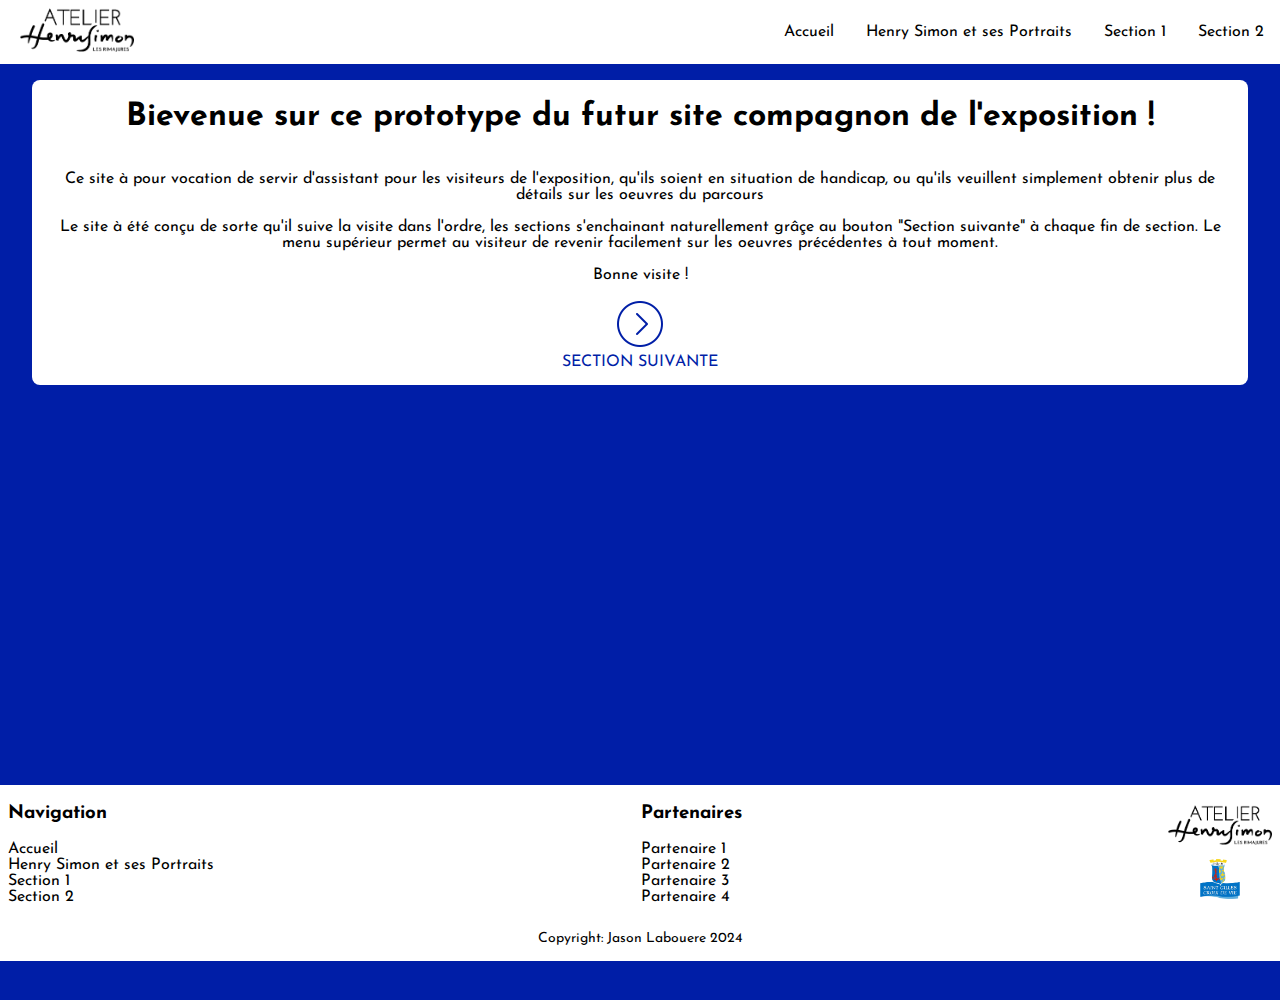
<file: index.html>
<!doctype html>
<html lang="fr">
<head>
    <meta charset="UTF-8">
    <meta name="viewport"
          content="width=device-width, user-scalable=no, initial-scale=1.0, maximum-scale=1.0, minimum-scale=1.0">
    <meta http-equiv="X-UA-Compatible" content="ie=edge">
    <link rel="stylesheet" href="styles/general.css">
    <link rel="stylesheet" href="styles/header.css">
    <link rel="stylesheet" href="styles/accueil.css">
    <link rel="stylesheet" href="styles/footer.css">
    <script src="script.js" defer></script>
    <title>Atelier Henry Simon -Les Rimajures-</title>
</head>
<body>
<header class="header">
    <nav class="navbar">
        <div class="logo">
            <a href="index.html"><img src="images/LOGO-AtelierHS_noir-ss-peinture.png" alt="logo atelier henry simon" class="logo-picture"></a>
        </div>
        <a href="#" class="toggle-button">
            <span class="bar"></span>
            <span class="bar"></span>
            <span class="bar"></span>
        </a>
        <div class="navbar-links">
            <ul>
                <li><a href="index.html">Accueil</a></li>
                <li><a href="description.html">Henry Simon et ses Portraits</a></li>
                <li><a href="section1.html">Section 1</a></li>
                <li><a href="section2.html">Section 2</a></li>
            </ul>
        </div>
    </nav>
</header>
<main class="main-view">
    <section class="message-bienvenue">
        <h1>Bievenue sur ce prototype du futur site compagnon de l'exposition !</h1>
        <div class="paragraphe-bienvenue">
            <p>
                Ce site à pour vocation de servir d'assistant pour les visiteurs de l'exposition,
                qu'ils soient en situation de handicap, ou qu'ils veuillent simplement obtenir plus de détails sur
                les oeuvres du parcours
            </p>
            <p>
                Le site à été conçu de sorte qu'il suive la visite dans l'ordre, les sections s'enchainant
                naturellement grâçe au bouton "Section suivante" à chaque fin de section. Le menu supérieur
                permet au visiteur de revenir facilement sur les oeuvres précédentes à tout moment.
            </p>
            <p>
                Bonne visite !
            </p>
        </div>
        <div>
            <a href="description.html" class="suivant">
                <img src="icons/icons8-arrow-50.png" alt="Page Suivante">
                SECTION SUIVANTE
            </a>
        </div>
    </section>
</main>
<footer class="footer">
    <div class="main-menus">
        <div class="navigation">
            <h3>Navigation</h3>
            <ul>
                <li><a href="index.html">Accueil</a></li>
                <li><a href="description.html">Henry Simon et ses Portraits</a></li>
                <li><a href="section1.html">Section 1</a></li>
                <li><a href="section2.html">Section 2</a></li>
            </ul>
        </div>
        <div class="partenaires">
            <h3>Partenaires</h3>
            <ul>
                <li>Partenaire 1</li>
                <li>Partenaire 2</li>
                <li>Partenaire 3</li>
                <li>Partenaire 4</li>
            </ul>
        </div>
        <div class="images">
            <a href="https://www.saintgillescroixdevie.fr/listes/atelier-henry-simon-les-rimajures/"><img src="images/LOGO-AtelierHS_noir-ss-peinture.png" alt="Logo atelier henry simon" class="logo-henry"></a>
            <a href="https://www.saintgillescroixdevie.fr/"><img src="images/Logotype_de_Saint-Gilles-Croix-de-Vie.png" alt="logo saint gilles croix de vie" class="logo-st-gilles"></a>
        </div>
    </div>
    <div class="copyright">
        <a href="https://www.linkedin.com/in/jason-labouere/">Copyright: Jason Labouere 2024</a>
    </div>
</footer>
</body>
</html>
</file>
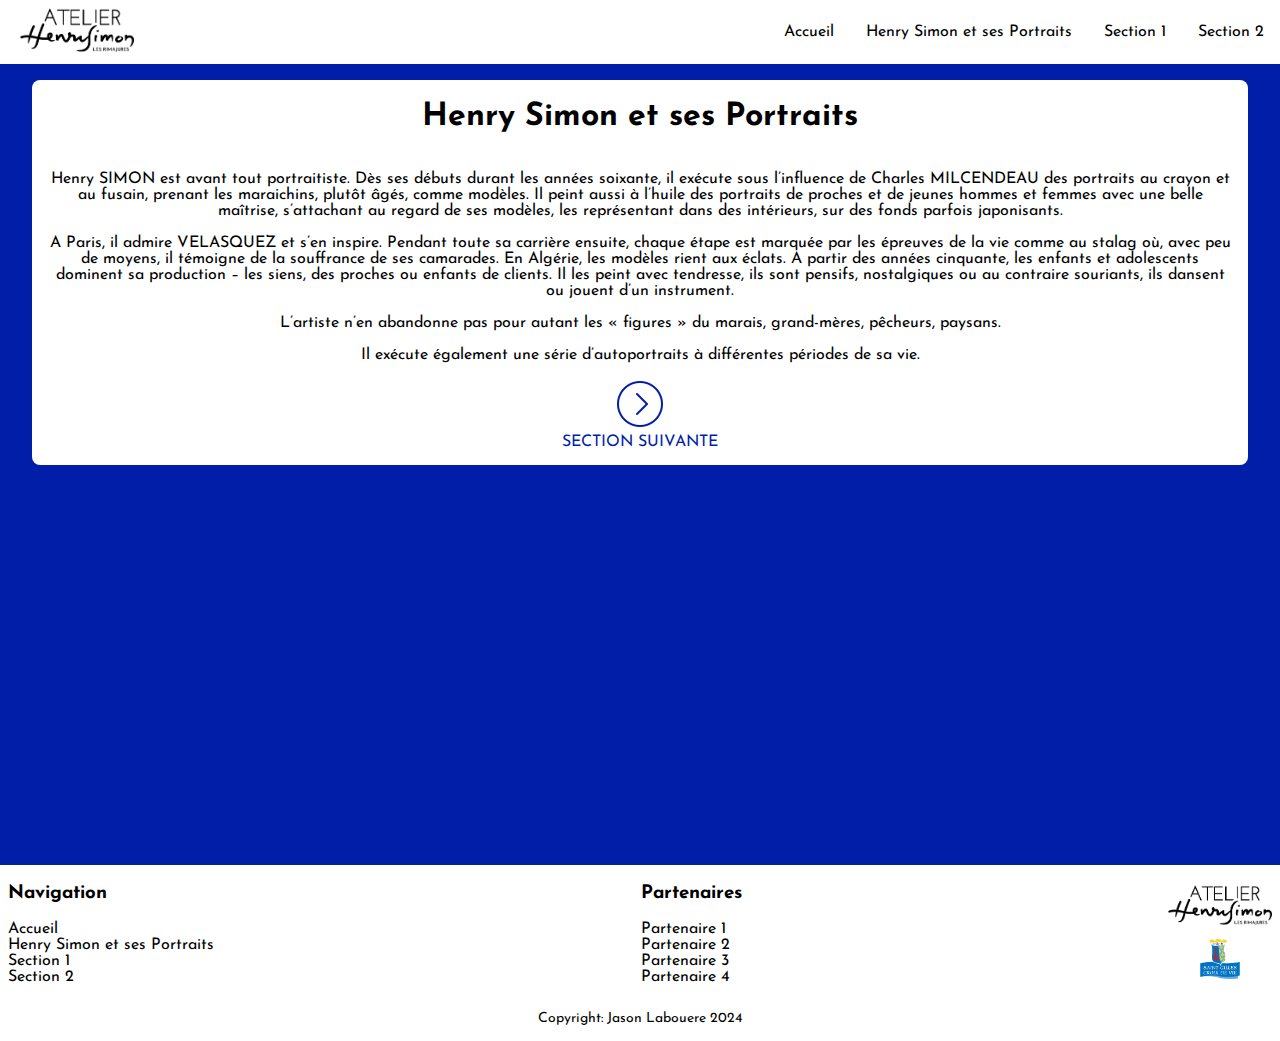
<file: description.html>
<!doctype html>
<html lang="fr">
<head>
    <meta charset="UTF-8">
    <meta name="viewport"
          content="width=device-width, user-scalable=no, initial-scale=1.0, maximum-scale=1.0, minimum-scale=1.0">
    <meta http-equiv="X-UA-Compatible" content="ie=edge">
    <link rel="stylesheet" href="styles/general.css">
    <link rel="stylesheet" href="styles/header.css">
    <link rel="stylesheet" href="styles/accueil.css">
    <link rel="stylesheet" href="styles/footer.css">
    <script src="script.js" defer></script>
    <title>Description</title>
</head>
<body>
<header class="header">
    <nav class="navbar">
        <div class="logo">
            <a href="index.html"><img src="images/LOGO-AtelierHS_noir-ss-peinture.png" alt="logo atelier henry simon" class="logo-picture"></a>
        </div>
        <a href="#" class="toggle-button">
            <span class="bar"></span>
            <span class="bar"></span>
            <span class="bar"></span>
        </a>
        <div class="navbar-links">
            <ul>
                <li><a href="index.html">Accueil</a></li>
                <li><a href="description.html">Henry Simon et ses Portraits</a></li>
                <li><a href="section1.html">Section 1</a></li>
                <li><a href="section2.html">Section 2</a></li>
            </ul>
        </div>
    </nav>
</header>
<main class="main-view">
    <section class="message-bienvenue">
        <h1>Henry Simon et ses Portraits</h1>
        <div class="paragraphe-bienvenue">
            <p>
                Henry SIMON est avant tout portraitiste. Dès ses débuts durant les années soixante,
                il exécute sous l’influence de Charles MILCENDEAU des portraits au crayon et au fusain,
                prenant les maraichins, plutôt âgés, comme modèles. Il peint aussi à l’huile des portraits de proches et de
                jeunes hommes et femmes avec une belle maîtrise, s’attachant au regard de ses modèles,
                les représentant dans des intérieurs, sur des fonds parfois japonisants.
            </p>
            <p>
                A Paris, il admire VELASQUEZ et s’en inspire. Pendant toute sa carrière ensuite,
                chaque étape est marquée par les épreuves de la vie comme au stalag où, avec peu de moyens,
                il témoigne de la souffrance de ses camarades. En Algérie, les modèles rient aux éclats.
                A partir des années cinquante, les enfants et adolescents dominent sa production – les siens,
                des proches ou enfants de clients. Il les peint avec tendresse, ils sont pensifs, nostalgiques ou
                au contraire souriants, ils dansent ou jouent d’un instrument.
            </p>
            <p>
                L’artiste n’en abandonne pas pour autant les « figures » du marais, grand-mères, pêcheurs, paysans.
            </p>
            <p>
                Il exécute également une série d’autoportraits à différentes périodes de sa vie.
            </p>
        </div>
        <div>
            <a href="section1.html" class="suivant">
                <img src="icons/icons8-arrow-50.png" alt="Page Suivante">
                SECTION SUIVANTE
            </a>
        </div>
    </section>
</main>
<footer class="footer">
    <div class="main-menus">
        <div class="navigation">
            <h3>Navigation</h3>
            <ul>
                <li><a href="index.html">Accueil</a></li>
                <li><a href="description.html">Henry Simon et ses Portraits</a></li>
                <li><a href="section1.html">Section 1</a></li>
                <li><a href="section2.html">Section 2</a></li>
            </ul>
        </div>
        <div class="partenaires">
            <h3>Partenaires</h3>
            <ul>
                <li>Partenaire 1</li>
                <li>Partenaire 2</li>
                <li>Partenaire 3</li>
                <li>Partenaire 4</li>
            </ul>
        </div>
        <div class="images">
            <a href="https://www.saintgillescroixdevie.fr/listes/atelier-henry-simon-les-rimajures/"><img src="images/LOGO-AtelierHS_noir-ss-peinture.png" alt="Logo atelier henry simon" class="logo-henry"></a>
            <a href="https://www.saintgillescroixdevie.fr/"><img src="images/Logotype_de_Saint-Gilles-Croix-de-Vie.png" alt="logo saint gilles croix de vie" class="logo-st-gilles"></a>
        </div>
    </div>
    <div class="copyright">
        <a href="https://www.linkedin.com/in/jason-labouere/">Copyright: Jason Labouere 2024</a>
    </div>
</footer>
</body>
</html>
</file>
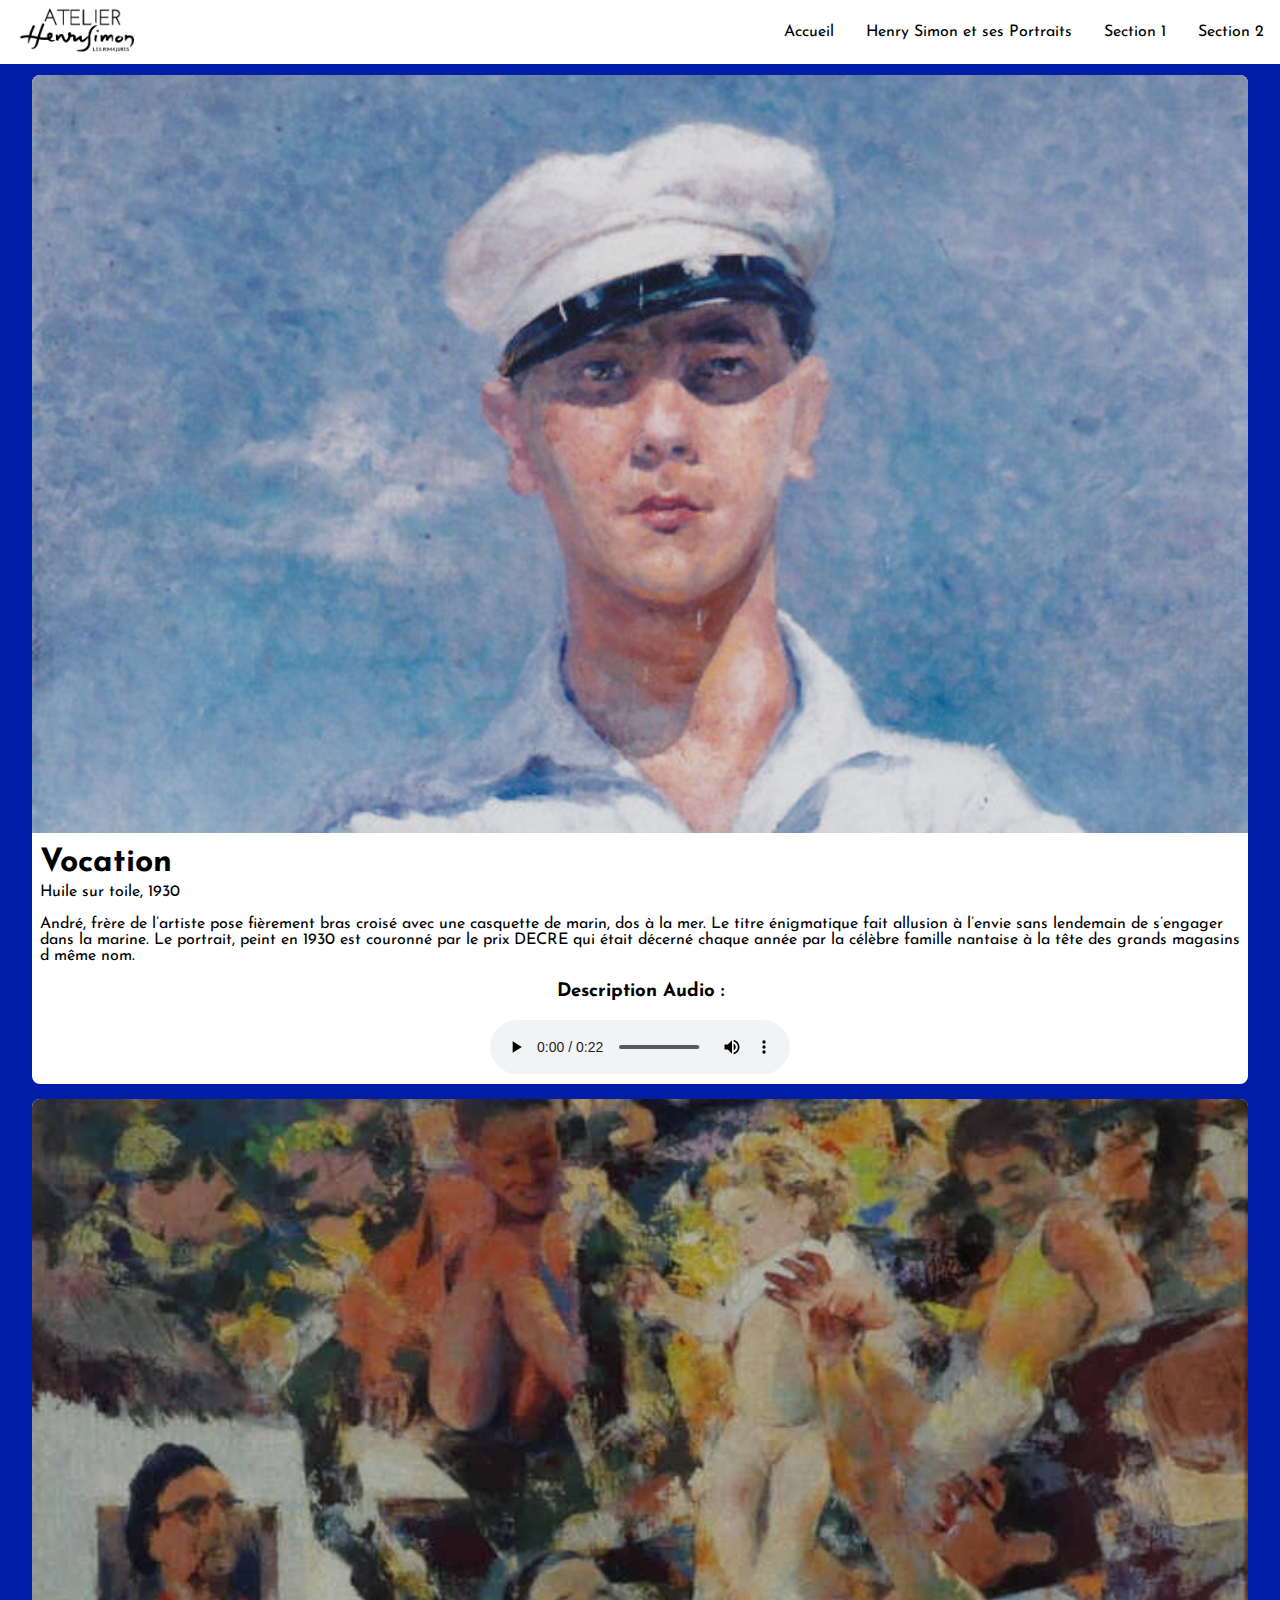
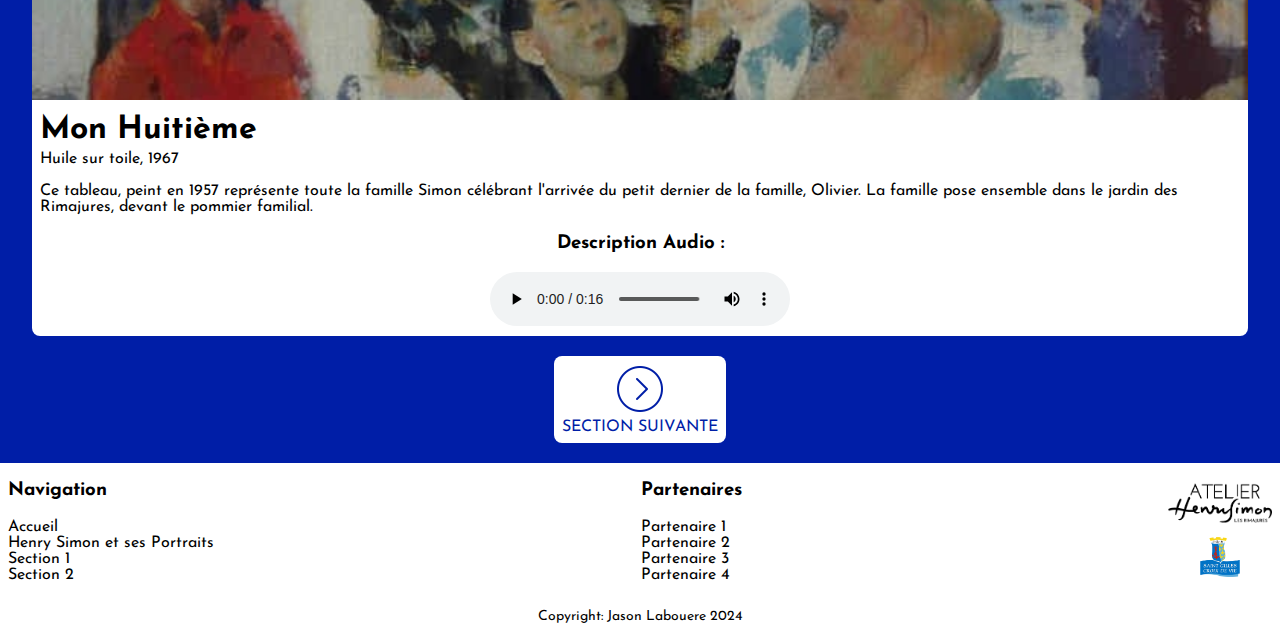
<file: section1.html>
<!doctype html>
<html lang="fr">
<head>
    <meta charset="UTF-8">
    <meta name="viewport"
          content="width=device-width, user-scalable=no, initial-scale=1.0, maximum-scale=1.0, minimum-scale=1.0">
    <meta http-equiv="X-UA-Compatible" content="ie=edge">
    <link rel="stylesheet" href="styles/general.css">
    <link rel="stylesheet" href="styles/header.css">
    <link rel="stylesheet" href="styles/portraits.css">
    <link rel="stylesheet" href="styles/footer.css">
    <script src="script.js" defer></script>
    <title>Section 1</title>
</head>
<body>
<header class="header">
    <nav class="navbar">
        <div class="logo">
            <a href="index.html"><img src="images/LOGO-AtelierHS_noir-ss-peinture.png" alt="logo atelier henry simon" class="logo-picture"></a>
        </div>
        <a href="#" class="toggle-button">
            <span class="bar"></span>
            <span class="bar"></span>
            <span class="bar"></span>
        </a>
        <div class="navbar-links">
            <ul>
                <li><a href="index.html">Accueil</a></li>
                <li><a href="description.html">Henry Simon et ses Portraits</a></li>
                <li><a href="section1.html">Section 1</a></li>
                <li><a href="section2.html">Section 2</a></li>
            </ul>
        </div>
    </nav>
</header>

<main class="main-view">
    <section class="portrait-section">
        <div class="portrait-container">
            <img src="images/Vocation%20-%2000800.jpg" alt="Tableau Vocation de Henry Simon" class="tableau">
        </div>
        <div class="portrait-details">
            <h2 class="portrait-name">Vocation</h2>
            <p class="portrait-specs">
                Huile sur toile, 1930
            </p>
            <p class="portrait-description">
                André,  frère de l’artiste pose fièrement bras croisé avec une casquette de marin,
                dos à la mer. Le titre énigmatique fait allusion à l’envie sans lendemain de s’engager dans la marine.
                Le portrait, peint en 1930 est couronné par le prix DECRE qui était décerné chaque année par la célèbre famille nantaise
                à la tête des grands magasins d même nom.
            </p>
        </div>
        <div class="audio-description">
            <h3 class="audio-text">Description Audio :</h3>
            <audio controls>
                <source src="audio/Vocation.mp3" type="audio/mpeg">
            </audio>
        </div>
    </section>

    <section class="portrait-section">
        <div class="portrait-container">
            <img src="images/Huitieme.jpg" alt="Tableau Mon Huitième de Henry Simon" class="tableau">
        </div>
        <div class="portrait-details">
            <h2 class="portrait-name">Mon Huitième</h2>
            <p class="portrait-specs">
                Huile sur toile, 1967
            </p>
            <p class="portrait-description">
                Ce tableau, peint en 1957 représente toute la famille Simon célébrant l'arrivée
                du petit dernier de la famille, Olivier. La famille pose ensemble dans le jardin des Rimajures,
                devant le pommier familial.
            </p>
        </div>
        <div class="audio-description">
            <h3 class="audio-text">Description Audio :</h3>
            <audio controls>
                <source src="audio/Mon_huitieme.mp3" type="audio/mpeg">
            </audio>
        </div>
    </section>

    <div class="suivant-div">
        <a href="section2.html" class="suivant">
            <img src="icons/icons8-arrow-50.png" alt="Page Suivante">
            SECTION SUIVANTE
        </a>
    </div>
</main>
<footer class="footer">
    <div class="main-menus">
        <div class="navigation">
            <h3>Navigation</h3>
            <ul>
                <li><a href="index.html">Accueil</a></li>
                <li><a href="description.html">Henry Simon et ses Portraits</a></li>
                <li><a href="section1.html">Section 1</a></li>
                <li><a href="section2.html">Section 2</a></li>
            </ul>
        </div>
        <div class="partenaires">
            <h3>Partenaires</h3>
            <ul>
                <li>Partenaire 1</li>
                <li>Partenaire 2</li>
                <li>Partenaire 3</li>
                <li>Partenaire 4</li>
            </ul>
        </div>
        <div class="images">
            <a href="https://www.saintgillescroixdevie.fr/listes/atelier-henry-simon-les-rimajures/"><img src="images/LOGO-AtelierHS_noir-ss-peinture.png" alt="Logo atelier henry simon" class="logo-henry"></a>
            <a href="https://www.saintgillescroixdevie.fr/"><img src="images/Logotype_de_Saint-Gilles-Croix-de-Vie.png" alt="logo saint gilles croix de vie" class="logo-st-gilles"></a>
        </div>
    </div>
    <div class="copyright">
        <a href="https://www.linkedin.com/in/jason-labouere/">Copyright: Jason Labouere 2024</a>
    </div>
</footer>
</body>
</html>
</file>
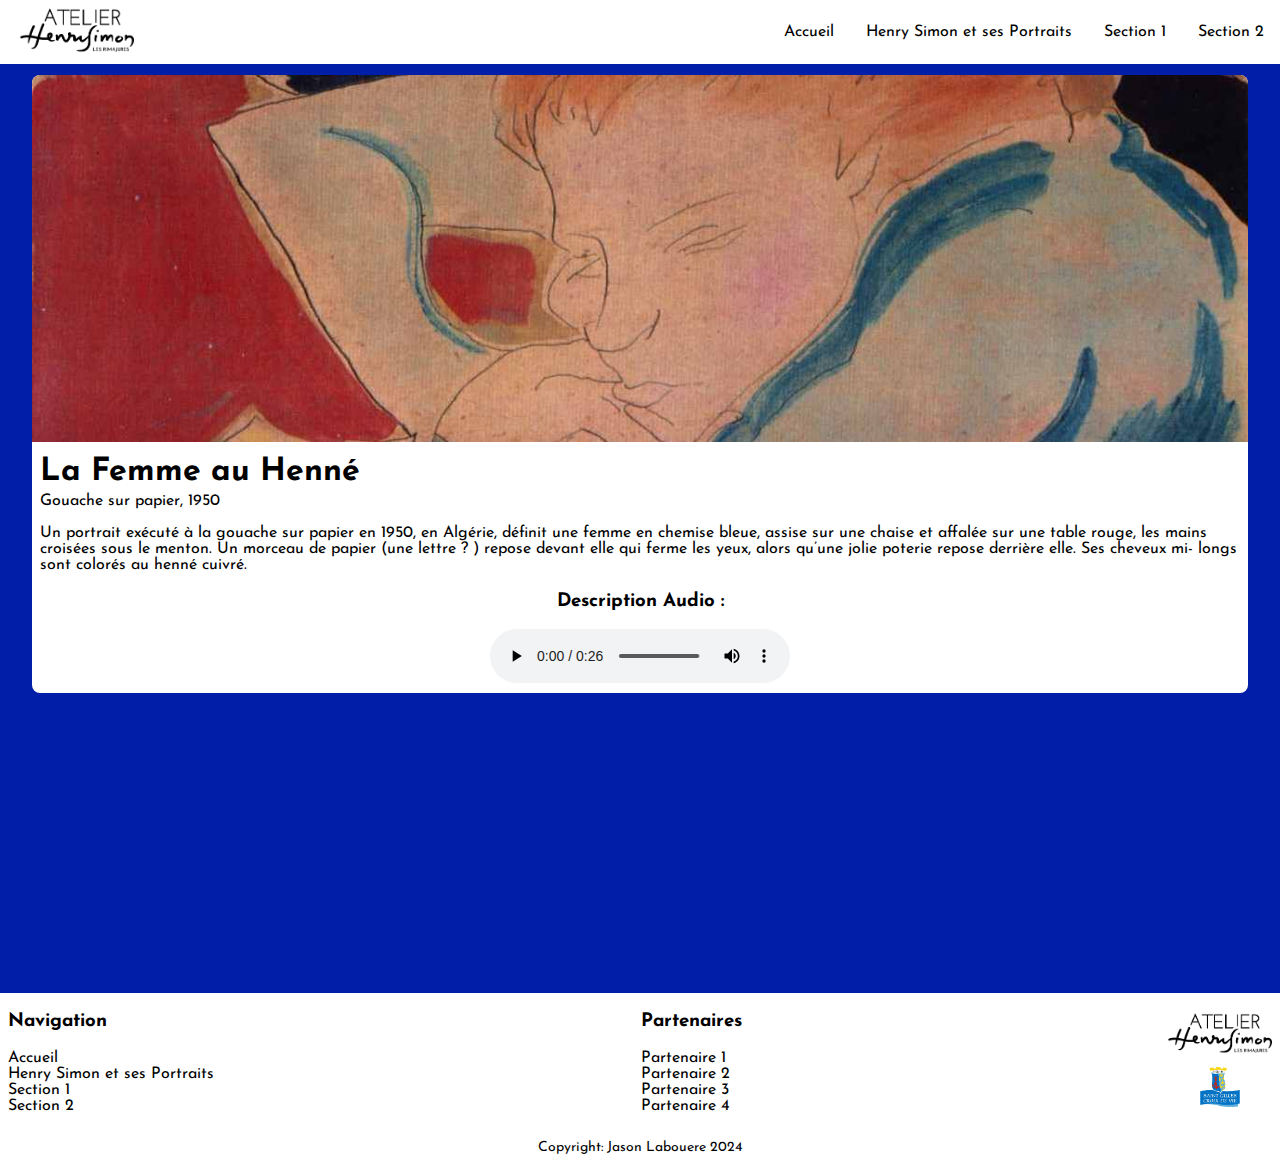
<file: section2.html>
<!doctype html>
<html lang="fr">
<head>
    <meta charset="UTF-8">
    <meta name="viewport"
          content="width=device-width, user-scalable=no, initial-scale=1.0, maximum-scale=1.0, minimum-scale=1.0">
    <meta http-equiv="X-UA-Compatible" content="ie=edge">
    <link rel="stylesheet" href="styles/general.css">
    <link rel="stylesheet" href="styles/header.css">
    <link rel="stylesheet" href="styles/portraits.css">
    <link rel="stylesheet" href="styles/footer.css">
    <link rel="stylesheet" href="styles/patch.css">
    <script src="script.js" defer></script>
    <title>Section 2</title>
</head>
<body>
<header class="header">
    <nav class="navbar">
        <div class="logo">
            <a href="index.html"><img src="images/LOGO-AtelierHS_noir-ss-peinture.png" alt="logo atelier henry simon" class="logo-picture"></a>
        </div>
        <a href="#" class="toggle-button">
            <span class="bar"></span>
            <span class="bar"></span>
            <span class="bar"></span>
        </a>
        <div class="navbar-links">
            <ul>
                <li><a href="index.html">Accueil</a></li>
                <li><a href="description.html">Henry Simon et ses Portraits</a></li>
                <li><a href="section1.html">Section 1</a></li>
                <li><a href="section2.html">Section 2</a></li>
            </ul>
        </div>
    </nav>
</header>
<main class="main-view">
    <section class="portrait-section">
        <div class="portrait-container">
            <img src="images/La%20femme%20au%20henné%20-%2000153.jpg" alt="Tableau Le Femme au Henné de Henry Simon" class="tableau">
        </div>
        <div class="portrait-details">
            <h2 class="portrait-name">La Femme au Henné</h2>
            <p class="portrait-specs">
                Gouache sur papier, 1950
            </p>
            <p class="portrait-description">
                Un portrait exécuté à la gouache sur papier en 1950, en Algérie,
                définit une femme en chemise bleue, assise sur une chaise et affalée sur une table rouge,
                les mains croisées sous le menton. Un morceau de papier (une lettre ? ) repose devant elle qui ferme les yeux,
                alors qu’une jolie poterie repose derrière elle. Ses cheveux mi- longs sont colorés au henné cuivré.
            </p>
        </div>
        <div class="audio-description">
            <h3 class="audio-text">Description Audio :</h3>
            <audio controls>
                <source src="audio/La_femme_au_henne.mp3" type="audio/mpeg">
            </audio>
        </div>
    </section>
</main>
<footer class="footer">
    <div class="main-menus">
        <div class="navigation">
            <h3>Navigation</h3>
            <ul>
                <li><a href="index.html">Accueil</a></li>
                <li><a href="description.html">Henry Simon et ses Portraits</a></li>
                <li><a href="section1.html">Section 1</a></li>
                <li><a href="section2.html">Section 2</a></li>
            </ul>
        </div>
        <div class="partenaires">
            <h3>Partenaires</h3>
            <ul>
                <li>Partenaire 1</li>
                <li>Partenaire 2</li>
                <li>Partenaire 3</li>
                <li>Partenaire 4</li>
            </ul>
        </div>
        <div class="images">
            <a href="https://www.saintgillescroixdevie.fr/listes/atelier-henry-simon-les-rimajures/"><img src="images/LOGO-AtelierHS_noir-ss-peinture.png" alt="Logo atelier henry simon" class="logo-henry"></a>
            <a href="https://www.saintgillescroixdevie.fr/"><img src="images/Logotype_de_Saint-Gilles-Croix-de-Vie.png" alt="logo saint gilles croix de vie" class="logo-st-gilles"></a>
        </div>
    </div>
    <div class="copyright">
        <a href="https://www.linkedin.com/in/jason-labouere/">Copyright: Jason Labouere 2024</a>
    </div>
</footer>
</body>
</html>
</file>
<file: styles/general.css>
@font-face {
    font-family:'Josefin';
    src: url("../fonts/JosefinSans-VariableFont_wght.ttf") format("truetype");
}

* {
    box-sizing: border-box;
}

body {
    font-family: Josefin, sans-serif;
    margin: 0;
    padding-top: 60px;
    background-color: #001ea7;
    margin-bottom: 0;
}

p {
    font-family: Josefin, sans-serif;
}

.suivant-div {
    background-color: white;
    display: flex;
    flex-direction: column;
    align-items: center;
    margin-top: 20px;
    padding: 8px 8px 8px 8px;
    border-radius: 8px;
}

.suivant {
    display: flex;
    flex-direction: column;
    align-items: center;
    text-decoration: none;
    color: #001ea7;
}

.suivant img {
    margin-bottom: 5px;
}

.suivant:hover {
    color: #5c80ff;
}
</file>
<file: styles/header.css>
.header {
    position: fixed;
    top: 0;
    left: 0;
    right: 0;
    z-index: 1;
}

.navbar {
    display: flex;
    justify-content: space-between;
    align-items: center;
    background-color: white;
    color: black;
}

.logo-picture {
    height: 60px;
    margin-left: 20px;
    padding-top: 8px;
    padding-bottom: 8px;
}

.navbar-links ul {
    list-style: none;
    margin: 0;
    padding: 0;
    display: flex;
}

.navbar-links li a {
    text-decoration: none;
    color: black;
    padding: 1rem;
}

.navbar-links li a:hover {
    color: #b4b4b4;
}

.toggle-button {
    position: absolute;
    top: 1.20rem;
    right: 1rem;
    display: none;
    flex-direction: column;
    justify-content: space-between;
    width: 35px;
    height: 25px;
}

.toggle-button .bar {
    height: 3px;
    width: 100%;
    background-color: #001ea7;
    border-radius: 10px;
}

@media (max-width: 800px) {
    .toggle-button {
        display: flex;
    }
    .navbar-links {
        display: none;
        width: 100%;
    }
    .navbar {
        flex-direction: column;
        align-items: flex-start;
    }

    .navbar-links ul {
        flex-direction: column;
        width: 100%;
    }

    .navbar-links li {
        text-align: center;
        margin-bottom: 30px;
        margin-top: 20px;
    }

.navbar-links.active {
display: flex}
}
</file>
<file: styles/accueil.css>
body {
    height: 1000px;
}

.main-view {
    display: flex;
    flex-direction: column;
    align-items: center;
    margin-bottom: 400px;
}

.message-bienvenue {
    background-color: white;
    margin-top: 20px;
    width: 95%;
    border-radius: 8px;
    display: flex;
    flex-direction: column;
    align-items: center;
    padding-bottom: 15px;
}

.message-bienvenue h1 {
    text-align: center;
}

.paragraphe-bienvenue {
    text-align: center;
    margin-right: 15px;
    margin-left: 15px;
}
</file>
<file: styles/footer.css>
.footer {
    background-color: white;
    margin-top: 20px;
}


.main-menus {
    display: flex;
    justify-content: space-between;
}

.navigation {
    margin-left: 8px;
}

.navigation ul,
.partenaires ul {
    list-style: none;
    margin-left: 0;
    padding-left: 0;
}

.navigation a {
    text-decoration: none;
    color: black;
}

.navigation a:hover {
    color: #b4b4b4;
}

.images {
    display: flex;
    flex-direction: column;
    align-items: center;
    margin-top: 20px;
    margin-right: 8px;
}

.logo-henry {
    height: 40px;
}

.logo-st-gilles {
    height: 40px;
    margin-top: 10px;
}

.copyright {
    margin-top: 10px;
    display: flex;
    align-items: center;
    justify-content: center;
    font-size: 14px;
    padding-bottom: 15px;
}

.copyright a {
    text-decoration: none;
    color: black;
}

.copyright a:hover {
    color: #b4b4b4;
}
</file>
<file: styles/portraits.css>
.main-view {
    display: flex;
    flex-direction: column;
    align-items: center;
}

.portrait-section {
    width: 95%;
    margin-top: 15px;
    background-color: white;
    border-radius: 8px;
}

.portrait-container {
    height: 30%;
}

.tableau {
    width: 100%;
    border-radius: 8px 8px 0 0;
}

.portrait-details {
    margin-left: 8px;
}

.portrait-name {
    margin-top: 10px;
    margin-bottom: 5px;
    font-size: 32px;
}

.portrait-specs {
    margin-top: 0;
    font-size: 16px;
}

.portrait-description {
    margin-right: 8px;
    margin-bottom: 0;
}

.audio-description {
    display: flex;
    flex-direction: column;
    align-items: center;
    margin-bottom: 10px;
    margin-top: 0;
}
</file>
<file: styles/patch.css>
.main-view {
    margin-bottom: 300px;
}
</file>
